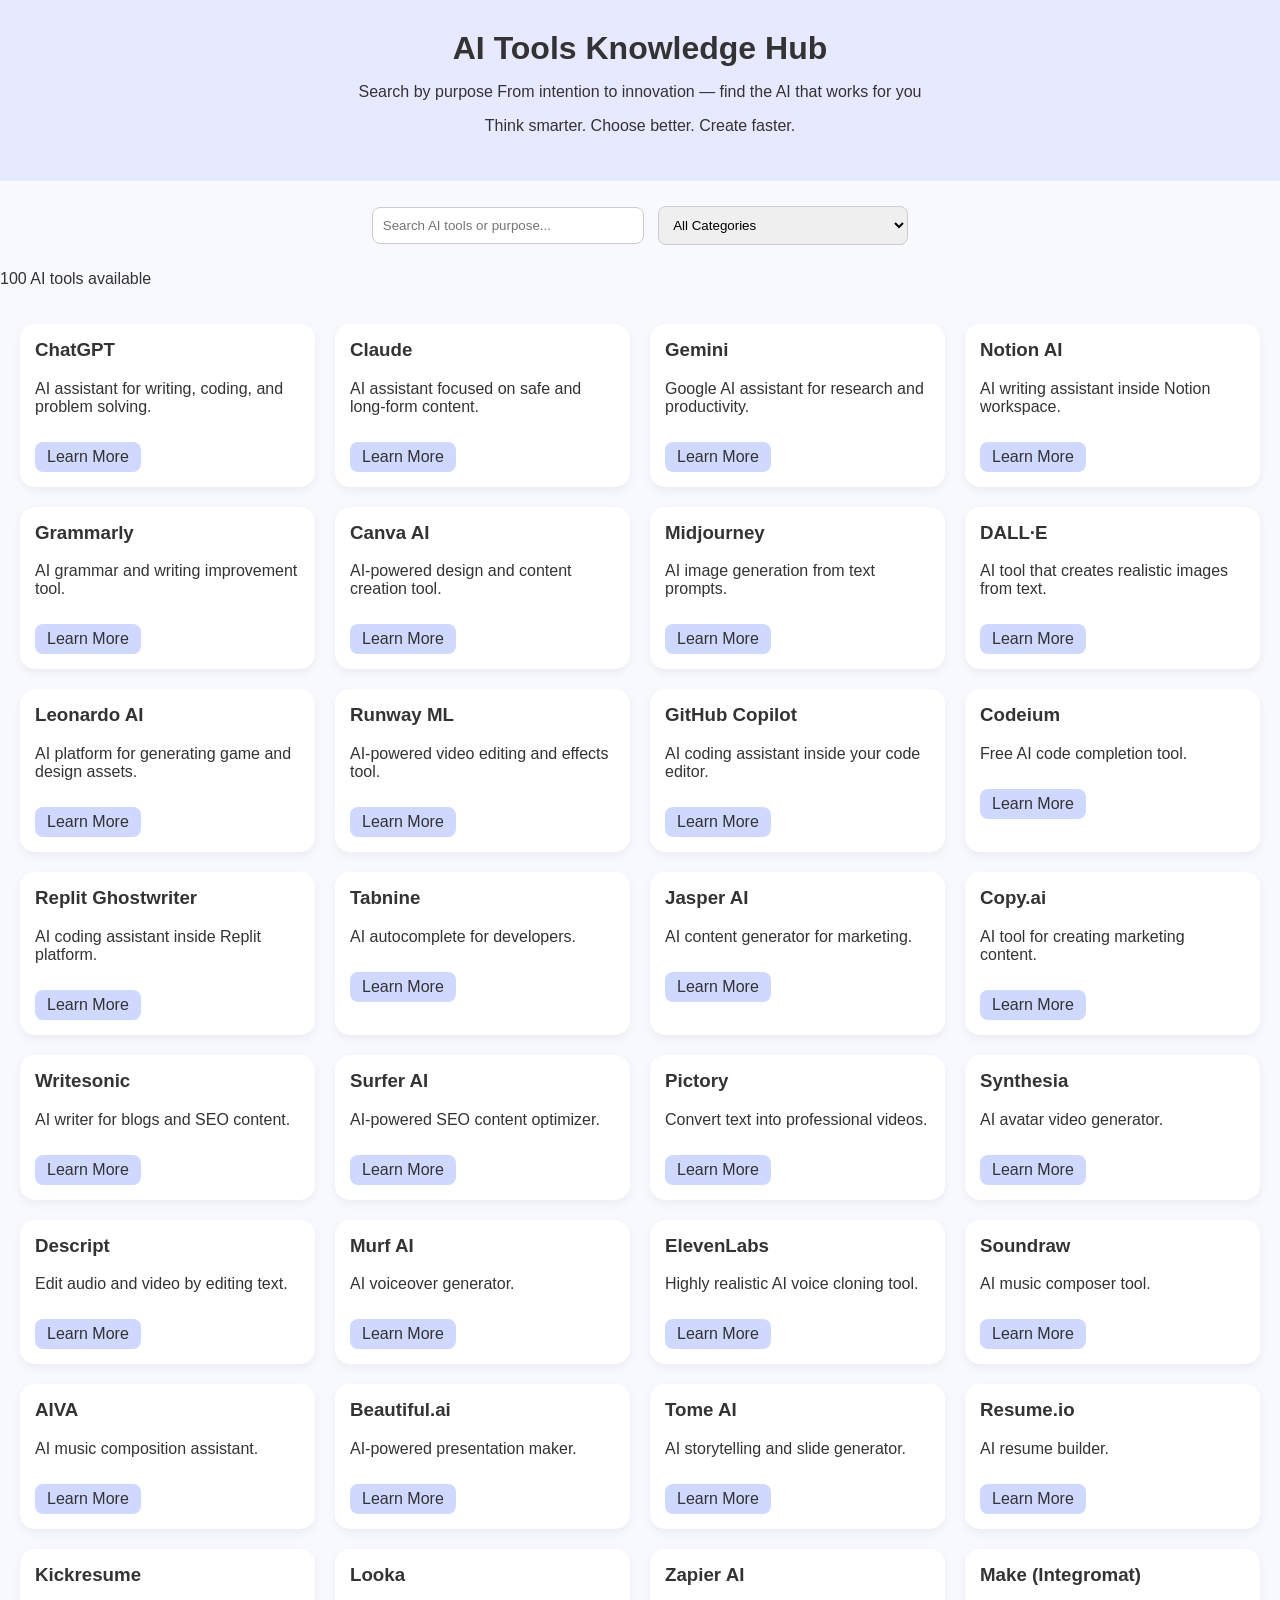
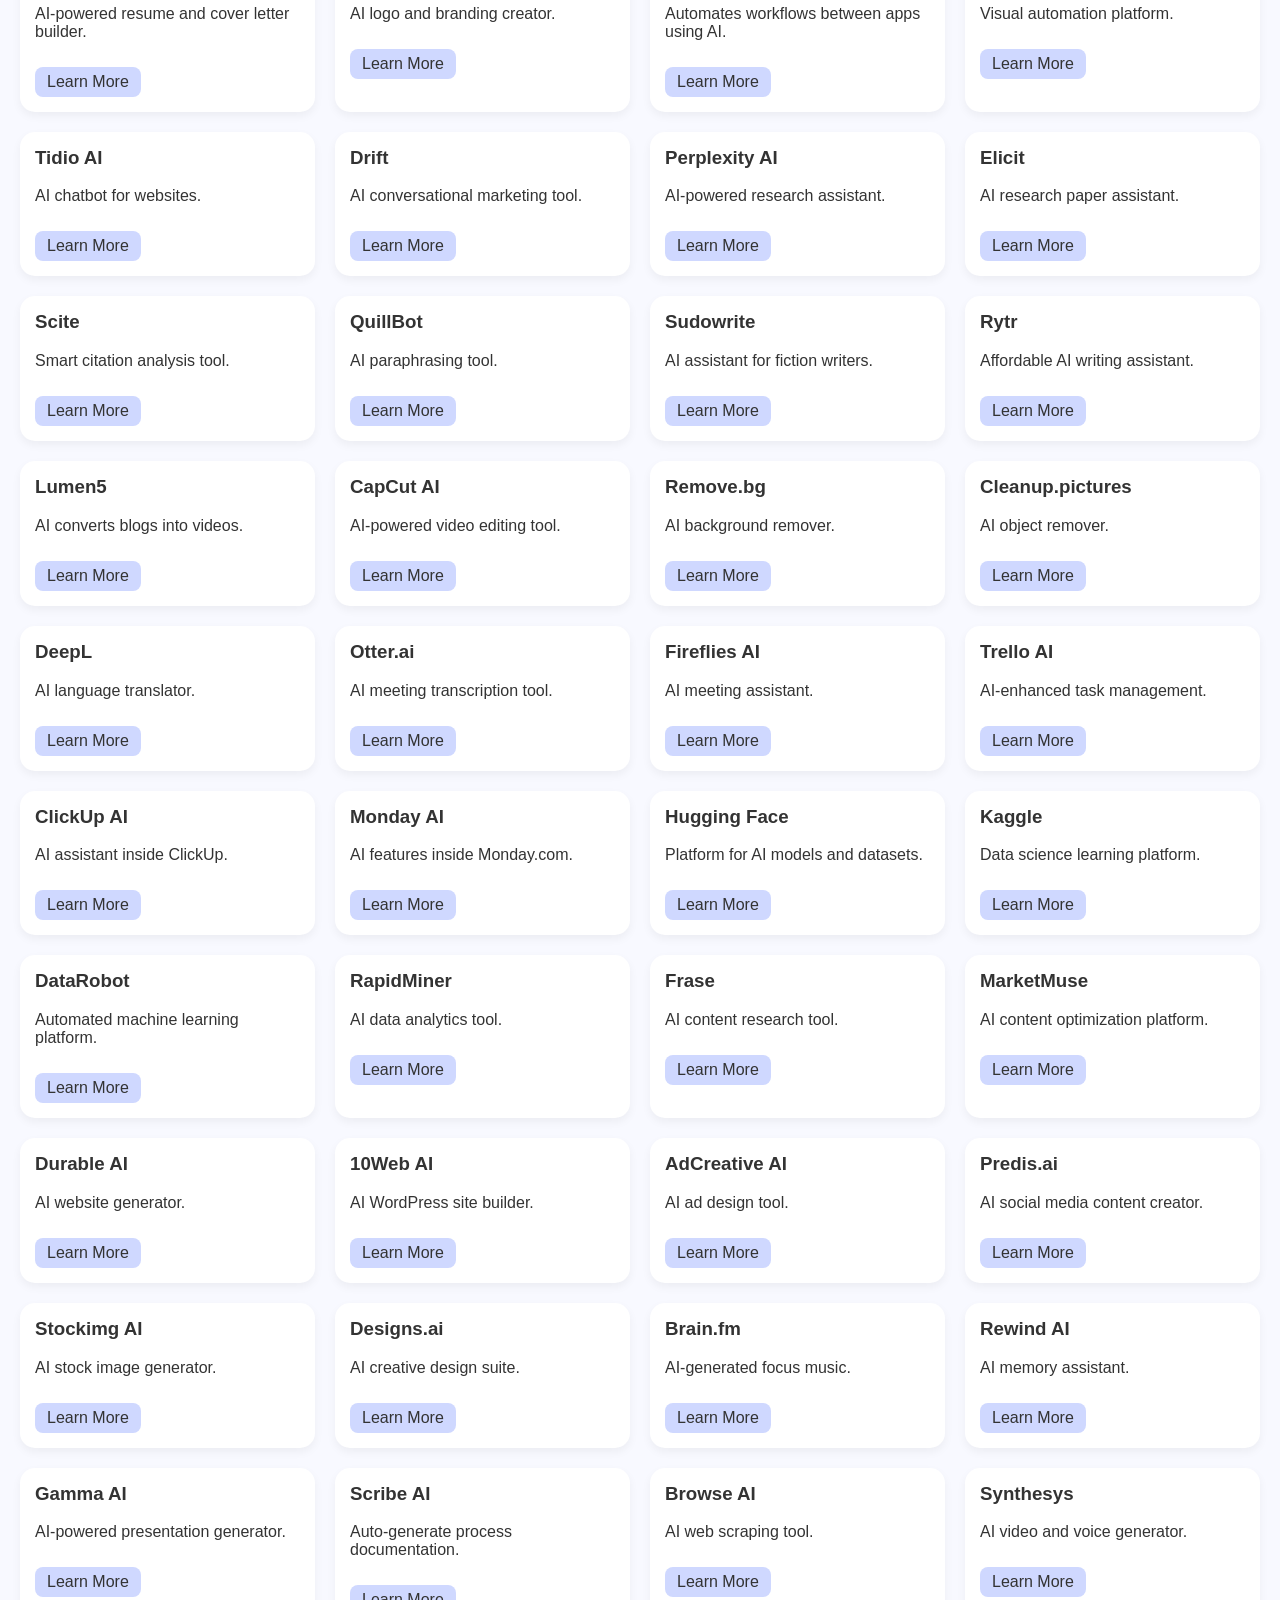
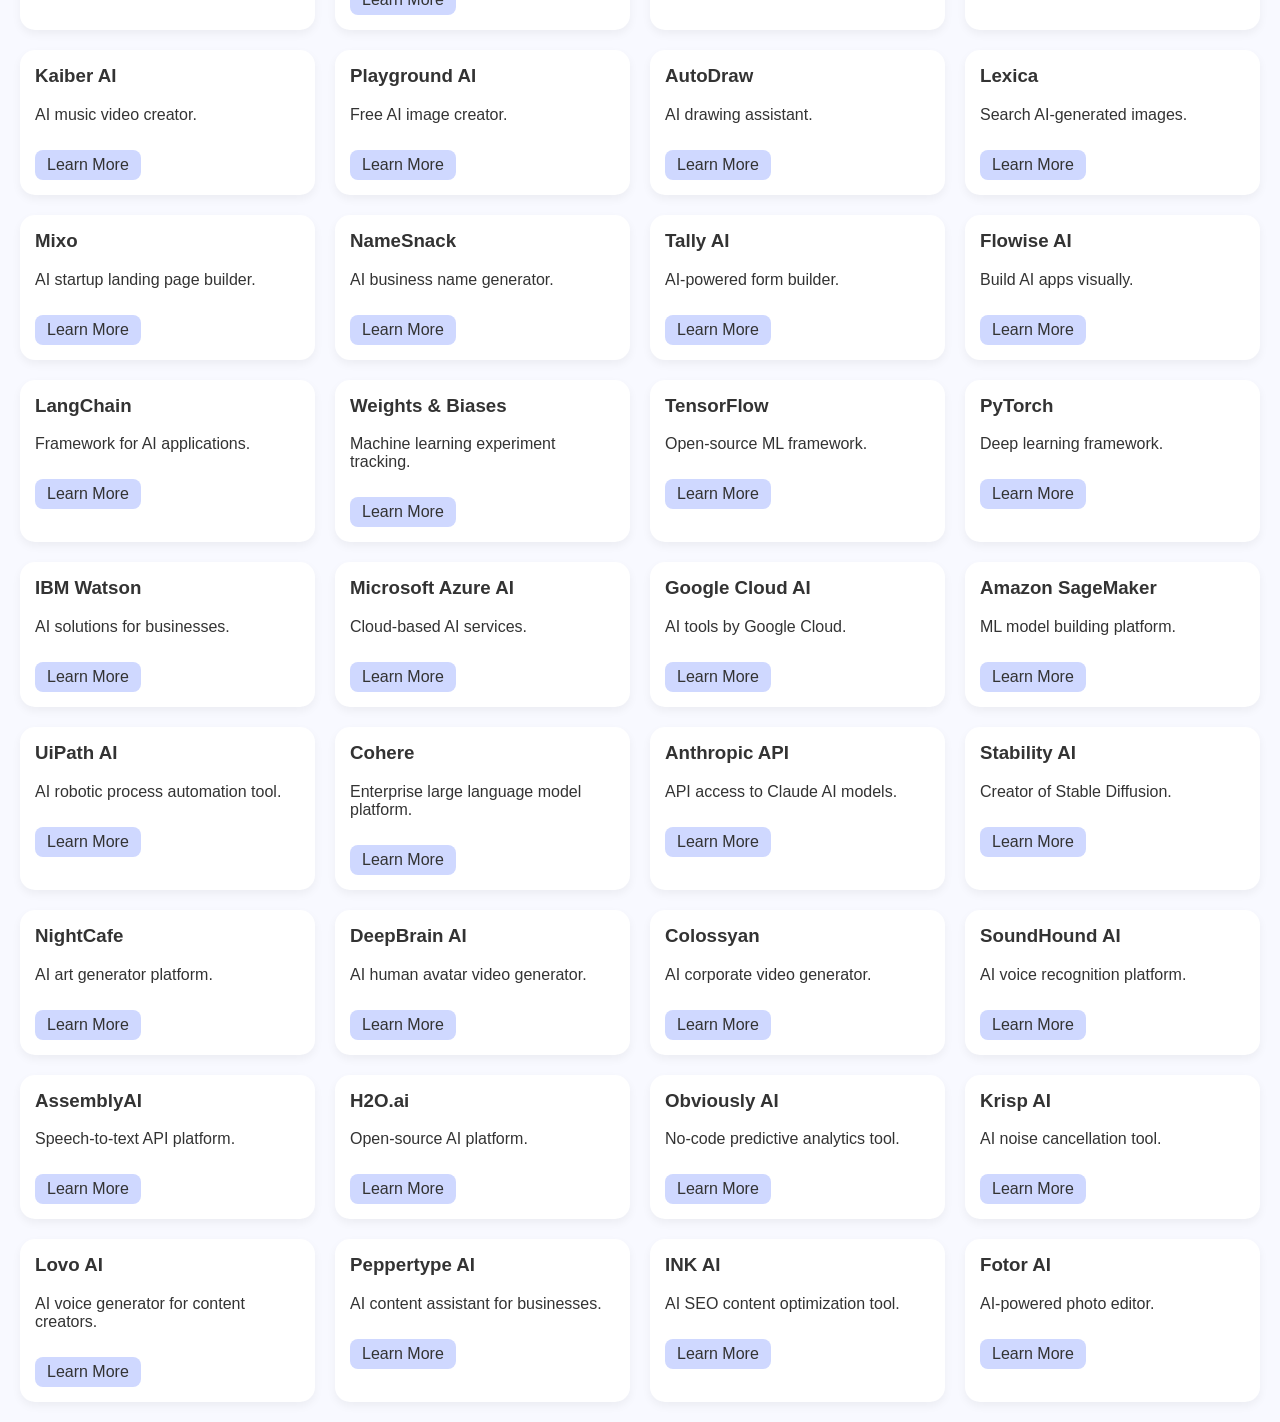
<file: index.html>
<!DOCTYPE html>
<html lang="en">
<head>
<meta charset="UTF-8">
<meta name="viewport" content="width=device-width, initial-scale=1.0">
<title>AI Tools Knowledge Hub</title>
<link rel="stylesheet" href="style.css">
</head>
<body>

<header>
    <h1>AI Tools Knowledge Hub</h1>
    <p>Search by purpose From intention to innovation — find the AI that works for you</p>
        <p>Think smarter. Choose better. Create faster.</p>
</header>

<section class="controls">
    <input type="text" id="searchInput" placeholder="Search AI tools or purpose...">
    <select id="categoryFilter">
        <option value="all">All Categories</option>
    </select>
</section>

<p id="toolCount"></p>

<section id="toolsContainer" class="tools-grid"></section>

<script src="data.js"></script>
<script src="script.js"></script>
</body>

</html>
</file>
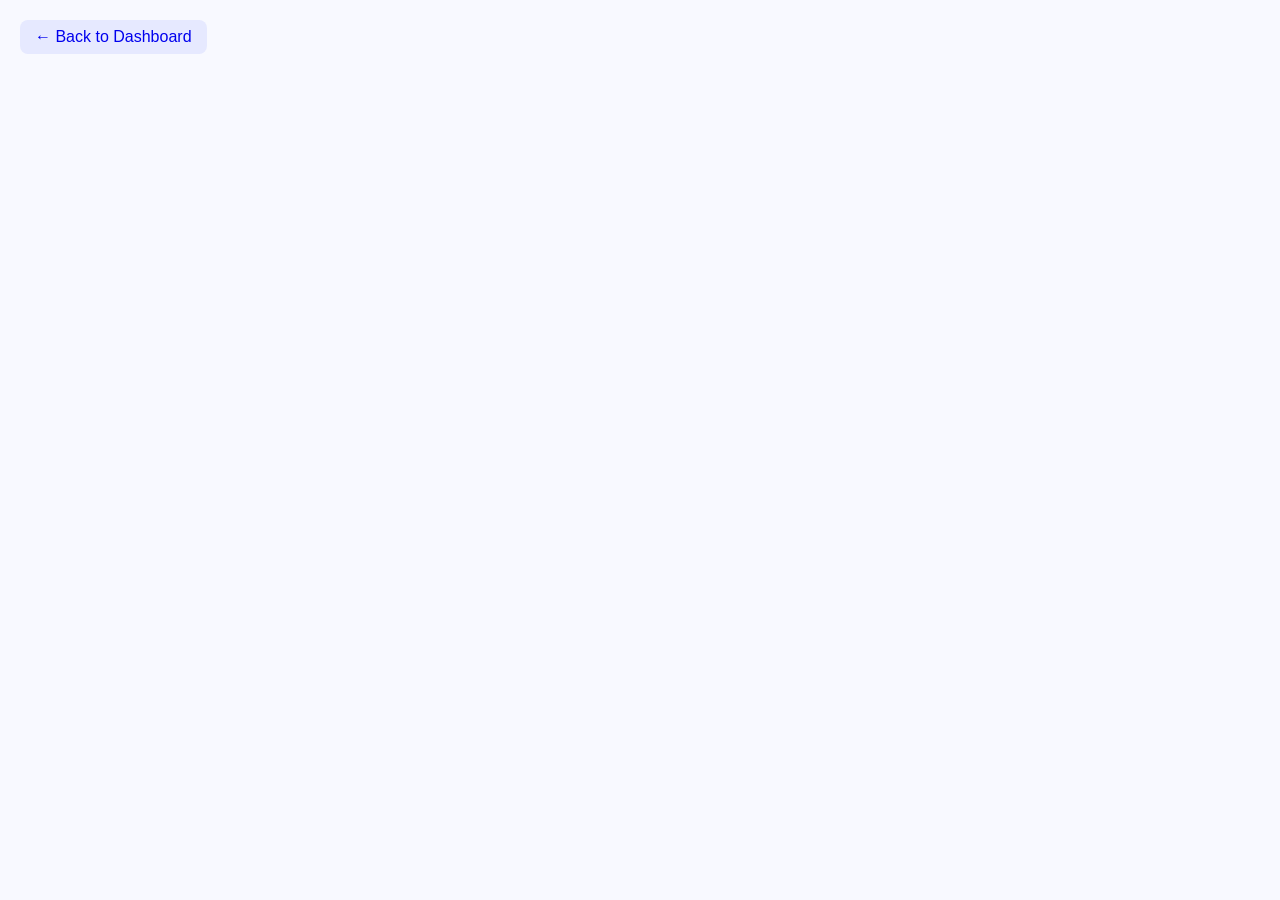
<file: tool.html>
<!DOCTYPE html>
<html lang="en">
<head>
<meta charset="UTF-8">
<meta name="viewport" content="width=device-width, initial-scale=1.0">
<title>Tool Details</title>
<link rel="stylesheet" href="style.css">
</head>
<body>

<a href="index.html" class="back-btn">← Back to Dashboard</a>

<section id="toolDetails" class="tool-details"></section>


<script src="data.js"></script>
<script src="script.js"></script>
</body>
</html>
</file>
<file: style.css>
body {
    font-family: Arial, sans-serif;
    margin: 0;
    background: #f8f9ff;
    color: #333;
}

header {
    text-align: center;
    padding: 30px;
    background: #e6e9ff;
}

h1 {
    margin: 0;
}

.controls {
    text-align: center;
    margin: 20px;
}

input, select {
    padding: 10px;
    margin: 5px;
    border-radius: 8px;
    border: 1px solid #ccc;
    width: 250px;
}

.tools-grid {
    display: grid;
    grid-template-columns: repeat(auto-fit, minmax(250px, 1fr));
    gap: 20px;
    padding: 20px;
}

.tool-card {
    background: #ffffff;
    padding: 15px;
    border-radius: 15px;
    box-shadow: 0 4px 10px rgba(0,0,0,0.05);
    transition: 0.3s;
}

.tool-card:hover {
    transform: translateY(-5px);
}

.tool-card h3 {
    margin-top: 0;
}

.tool-card a {
    display: inline-block;
    margin-top: 10px;
    text-decoration: none;
    background: #cfd8ff;
    padding: 6px 12px;
    border-radius: 8px;
    color: #333;
}

.tool-details {
    padding: 40px;
    max-width: 800px;
    margin: auto;
}

.back-btn {
    display: inline-block;
    margin: 20px;
    text-decoration: none;
    background: #e6e9ff;
    padding: 8px 15px;
    border-radius: 8px;
}
</file>
